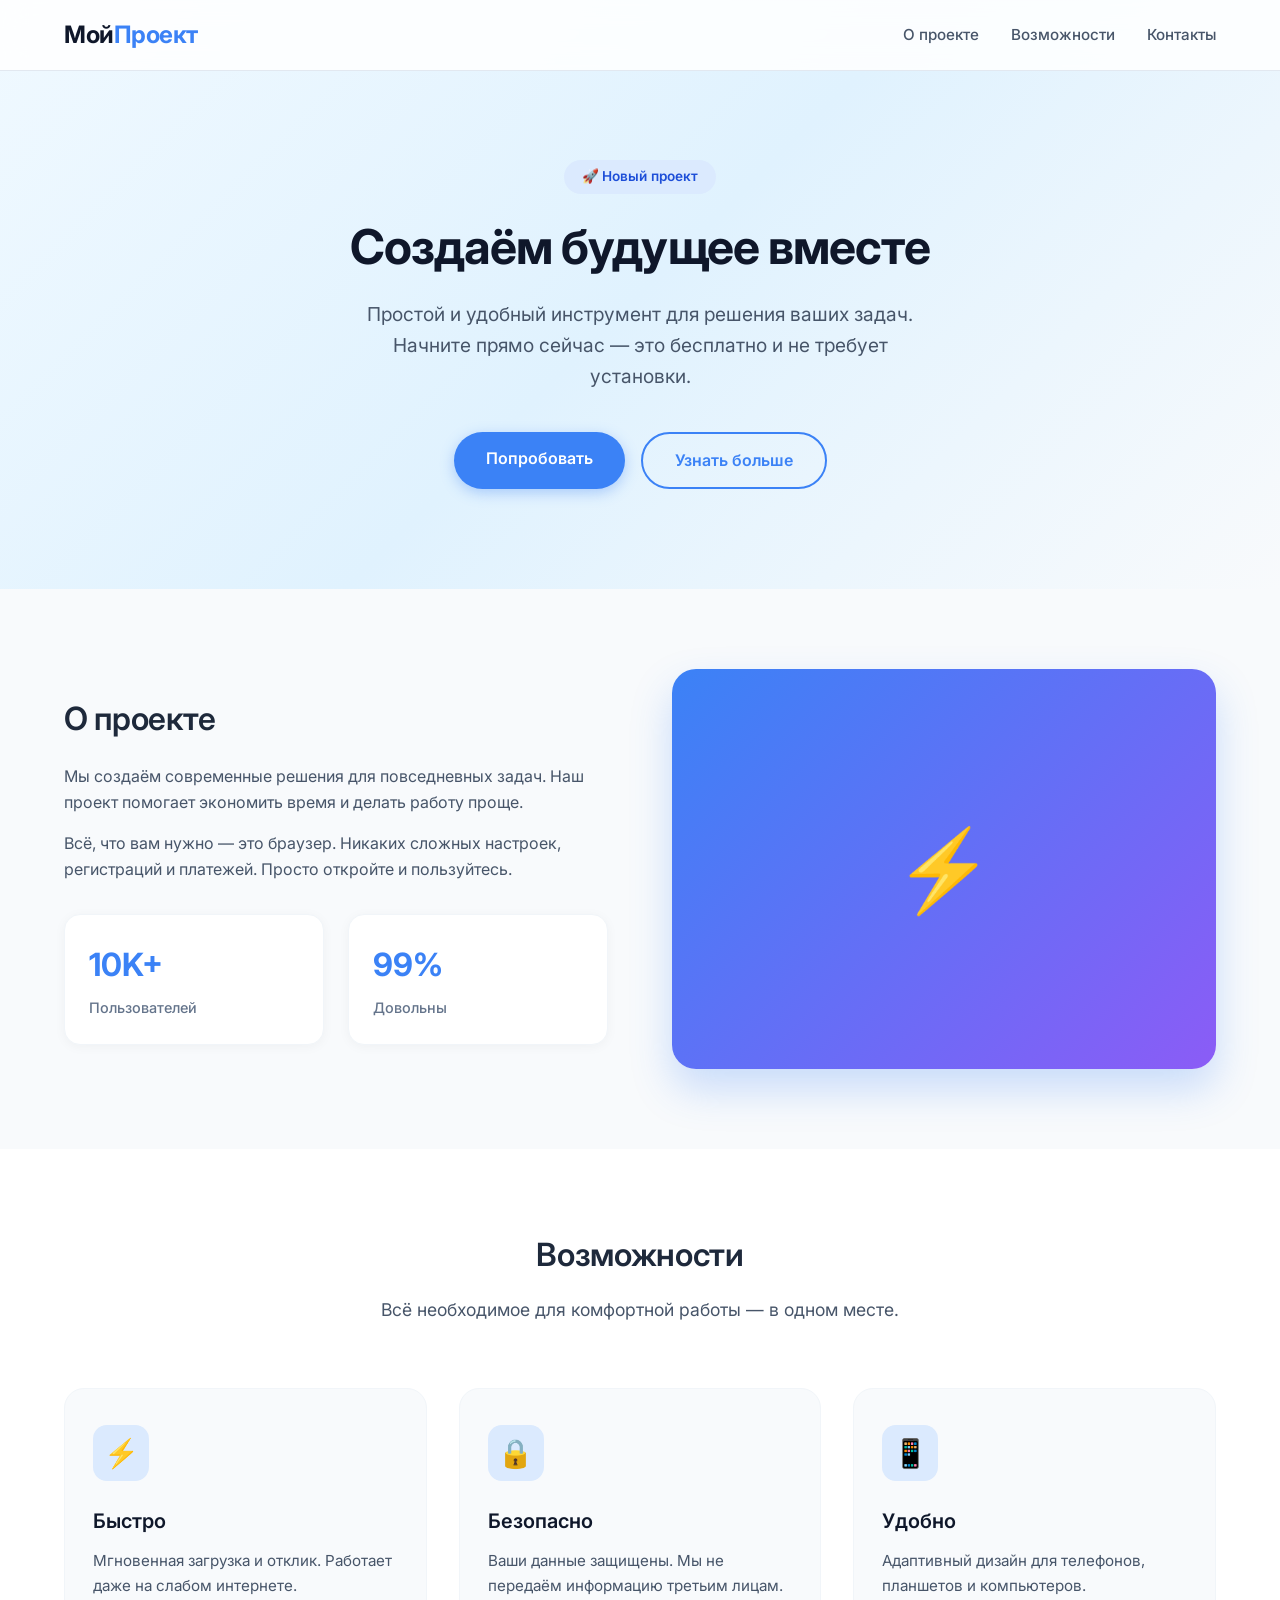
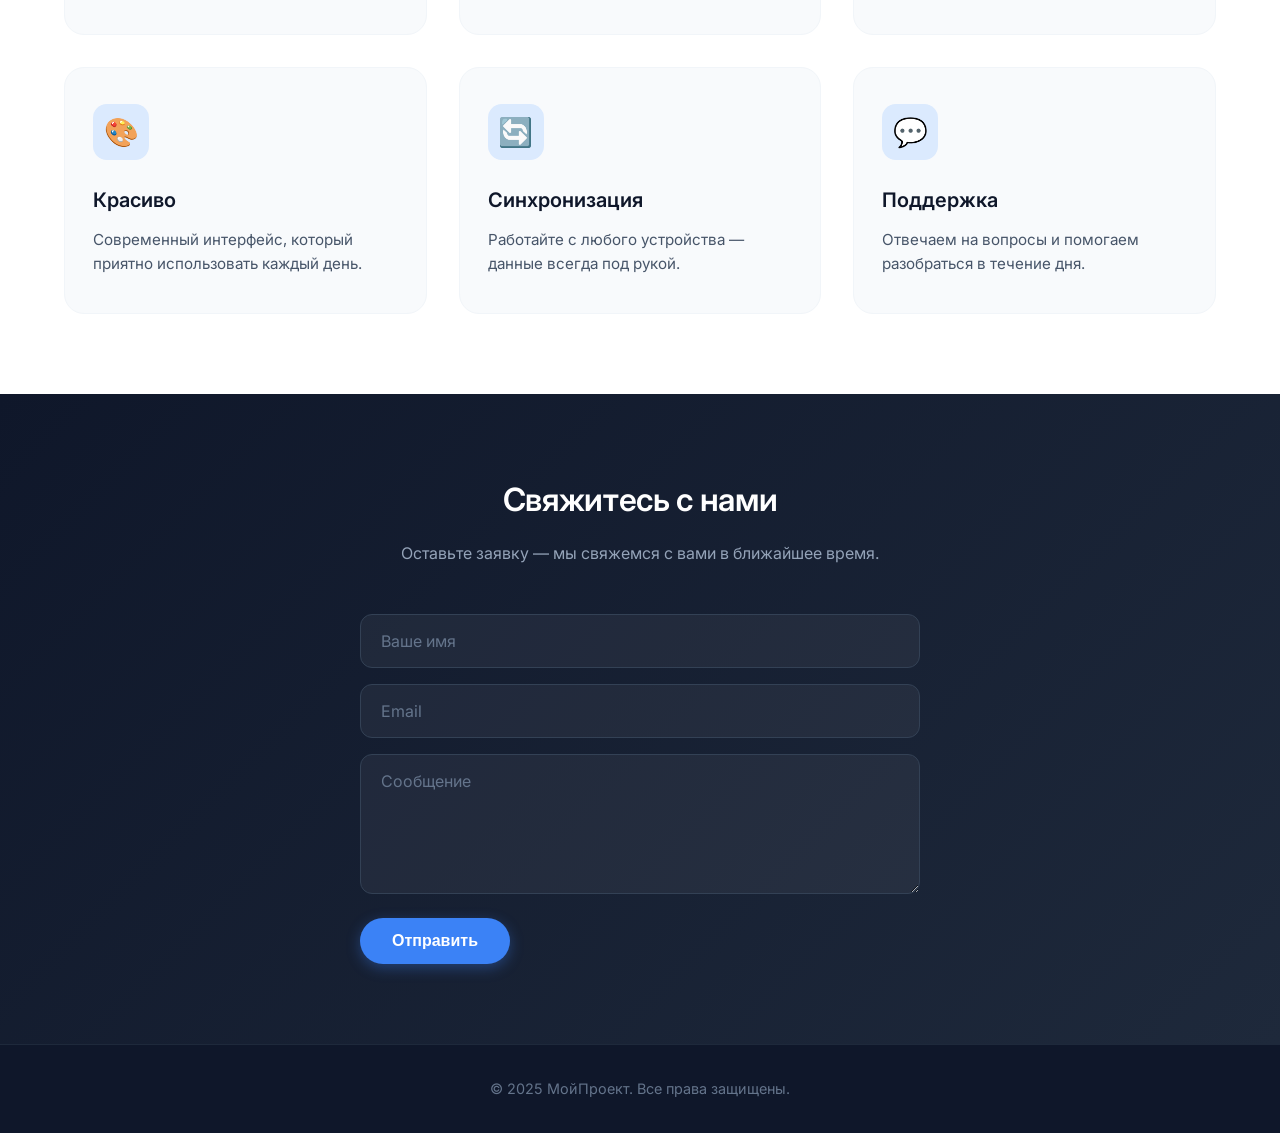
<file: index.html>
<!DOCTYPE html>
<html lang="ru">
<head>
    <meta charset="UTF-8">
    <meta name="viewport" content="width=device-width, initial-scale=1.0">
    <title>Мой проект — одностраничный сайт</title>

    <!-- Шрифт Inter -->
    <link rel="preconnect" href="https://fonts.googleapis.com">
    <link rel="preconnect" href="https://fonts.gstatic.com" crossorigin>
    <link href="https://fonts.googleapis.com/css2?family=Inter:opsz,wght@14..32,400;14..32,500;14..32,600;14..32,700&display=swap" rel="stylesheet">

    <!-- Подключение стилей -->
    <link rel="stylesheet" href="style.css">
</head>
<body>

    <!-- ===== ШАПКА ===== -->
    <header>
        <div class="container nav-container">
            <a href="#" class="logo">Мой<span>Проект</span></a>
            <nav>
                <ul>
                    <li><a href="#about">О проекте</a></li>
                    <li><a href="#features">Возможности</a></li>
                    <li><a href="#contacts">Контакты</a></li>
                </ul>
            </nav>
        </div>
    </header>

    <!-- ===== ГЕРОЙ ===== -->
    <section class="hero" id="hero">
        <div class="container">
            <div class="hero-content">
                <div class="hero-badge">🚀 Новый проект</div>
                <h1>Создаём будущее вместе</h1>
                <p>Простой и удобный инструмент для решения ваших задач. Начните прямо сейчас — это бесплатно и не требует установки.</p>
                <div class="hero-buttons">
                    <a href="#contacts" class="btn btn-primary">Попробовать</a>
                    <a href="#about" class="btn btn-outline">Узнать больше</a>
                </div>
            </div>
        </div>
    </section>

    <!-- ===== О ПРОЕКТЕ ===== -->
    <section id="about">
        <div class="container">
            <div class="about-grid">
                <div class="about-text">
                    <h2>О проекте</h2>
                    <p>Мы создаём современные решения для повседневных задач. Наш проект помогает экономить время и делать работу проще.</p>
                    <p>Всё, что вам нужно — это браузер. Никаких сложных настроек, регистраций и платежей. Просто откройте и пользуйтесь.</p>
                    <div class="about-stats">
                        <div class="stat-item">
                            <span class="stat-number">10K+</span>
                            <span class="stat-label">Пользователей</span>
                        </div>
                        <div class="stat-item">
                            <span class="stat-number">99%</span>
                            <span class="stat-label">Довольны</span>
                        </div>
                    </div>
                </div>
                <div class="about-image">⚡</div>
            </div>
        </div>
    </section>

    <!-- ===== ВОЗМОЖНОСТИ ===== -->
    <section class="features" id="features">
        <div class="container">
            <div class="features-header">
                <h2>Возможности</h2>
                <p>Всё необходимое для комфортной работы — в одном месте.</p>
            </div>
            <div class="features-grid">
                <div class="feature-card">
                    <div class="feature-icon">⚡</div>
                    <h3>Быстро</h3>
                    <p>Мгновенная загрузка и отклик. Работает даже на слабом интернете.</p>
                </div>
                <div class="feature-card">
                    <div class="feature-icon">🔒</div>
                    <h3>Безопасно</h3>
                    <p>Ваши данные защищены. Мы не передаём информацию третьим лицам.</p>
                </div>
                <div class="feature-card">
                    <div class="feature-icon">📱</div>
                    <h3>Удобно</h3>
                    <p>Адаптивный дизайн для телефонов, планшетов и компьютеров.</p>
                </div>
                <div class="feature-card">
                    <div class="feature-icon">🎨</div>
                    <h3>Красиво</h3>
                    <p>Современный интерфейс, который приятно использовать каждый день.</p>
                </div>
                <div class="feature-card">
                    <div class="feature-icon">🔄</div>
                    <h3>Синхронизация</h3>
                    <p>Работайте с любого устройства — данные всегда под рукой.</p>
                </div>
                <div class="feature-card">
                    <div class="feature-icon">💬</div>
                    <h3>Поддержка</h3>
                    <p>Отвечаем на вопросы и помогаем разобраться в течение дня.</p>
                </div>
            </div>
        </div>
    </section>

    <!-- ===== КОНТАКТЫ ===== -->
    <section class="contacts" id="contacts">
        <div class="container">
            <h2>Свяжитесь с нами</h2>
            <p>Оставьте заявку — мы свяжемся с вами в ближайшее время.</p>
            <form class="contact-form" action="#" method="POST">
                <input type="text" name="name" placeholder="Ваше имя" required>
                <input type="email" name="email" placeholder="Email" required>
                <textarea name="message" placeholder="Сообщение" required></textarea>
                <button type="submit" class="btn btn-primary">Отправить</button>
            </form>
        </div>
    </section>

    <!-- ===== ПОДВАЛ ===== -->
    <footer>
        <div class="container">
            <p>© 2025 МойПроект. Все права защищены.</p>
        </div>
    </footer>

    <!-- Подключение скриптов -->
    <script src="script.js"></script>
</body>
</html>
</file>
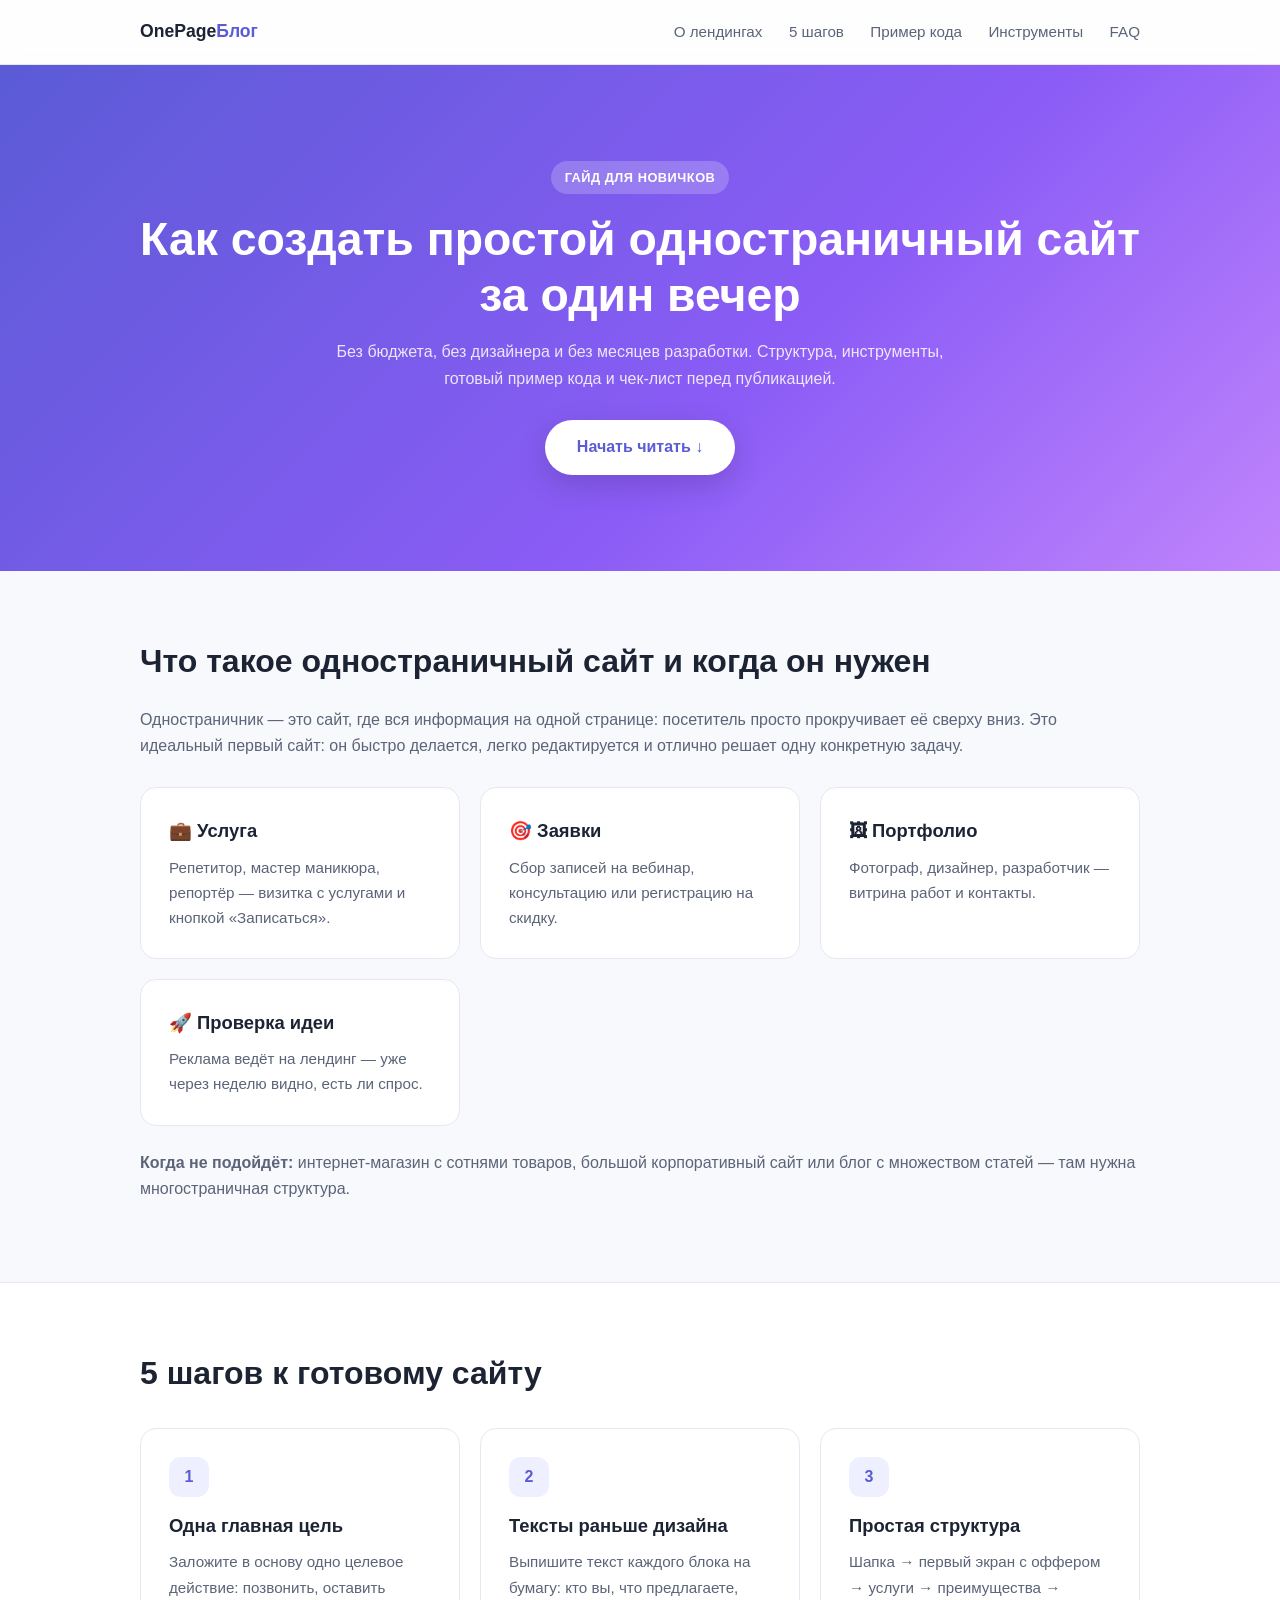
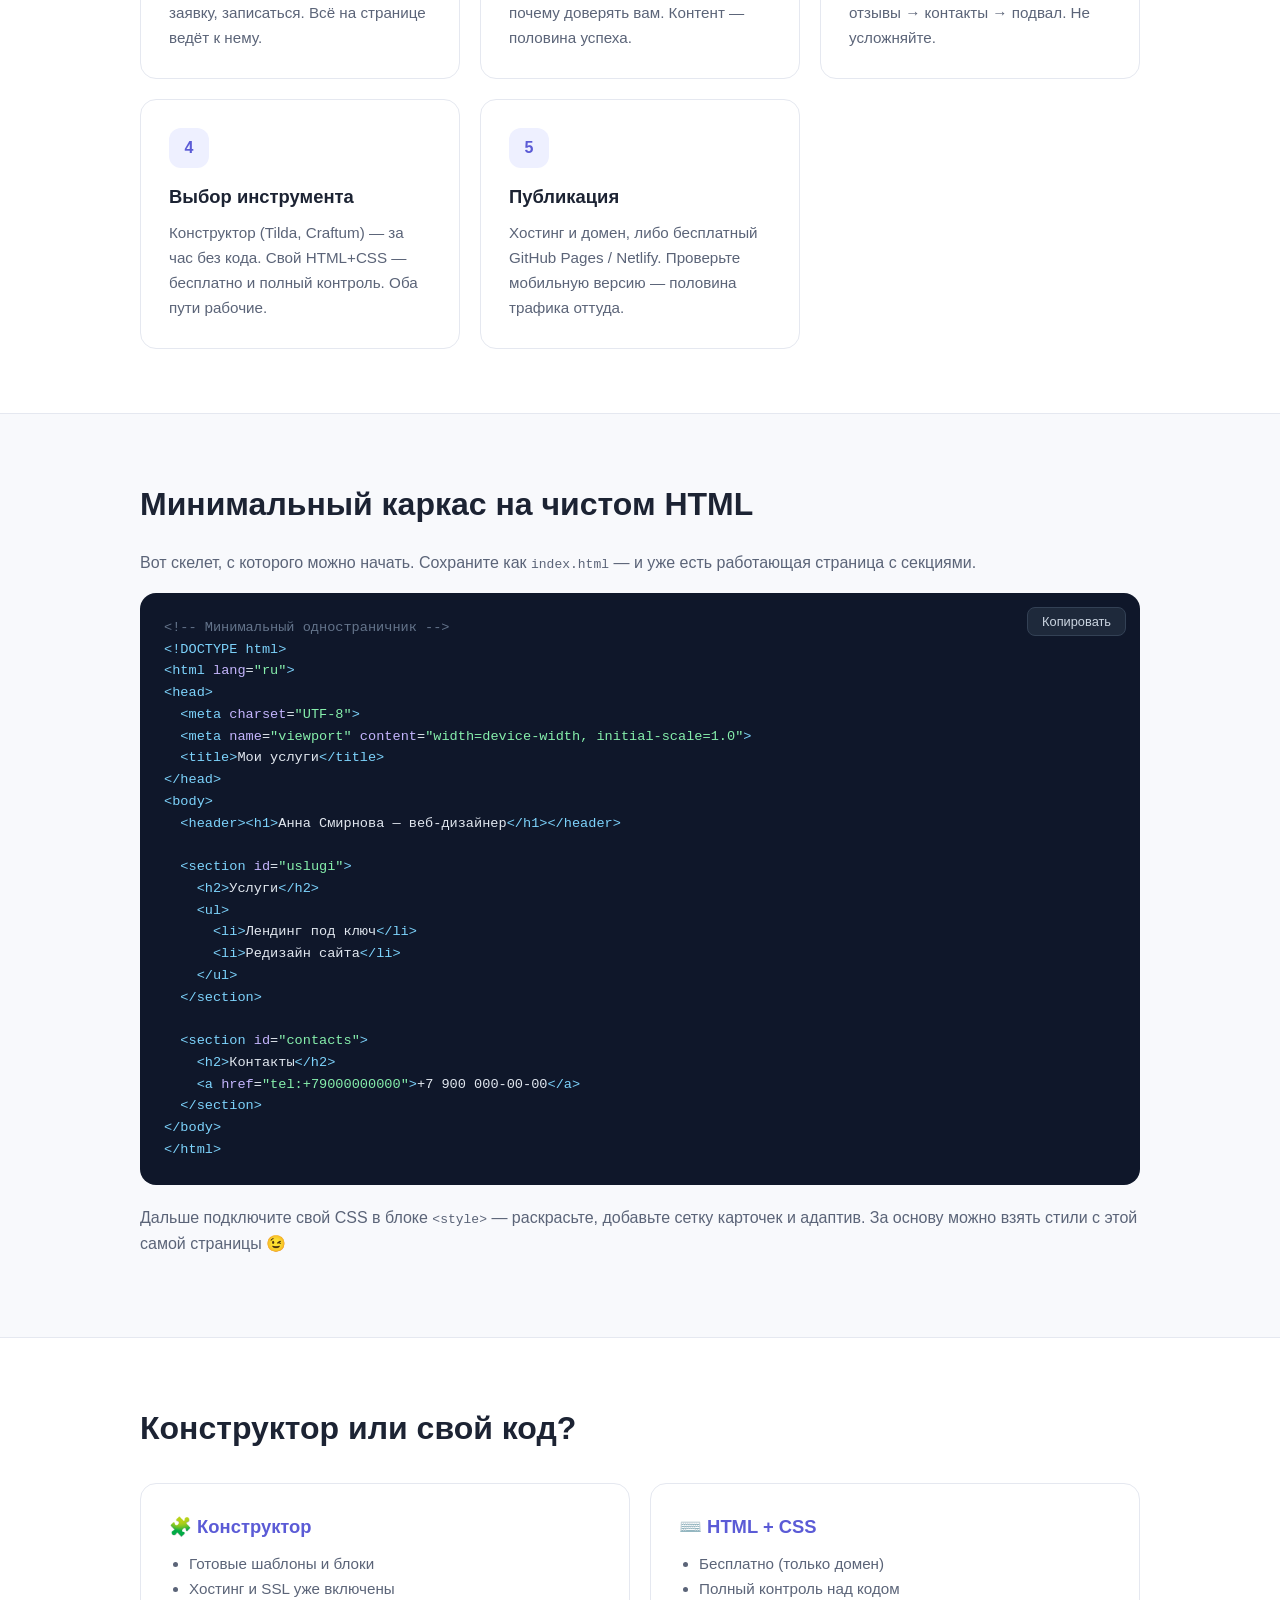
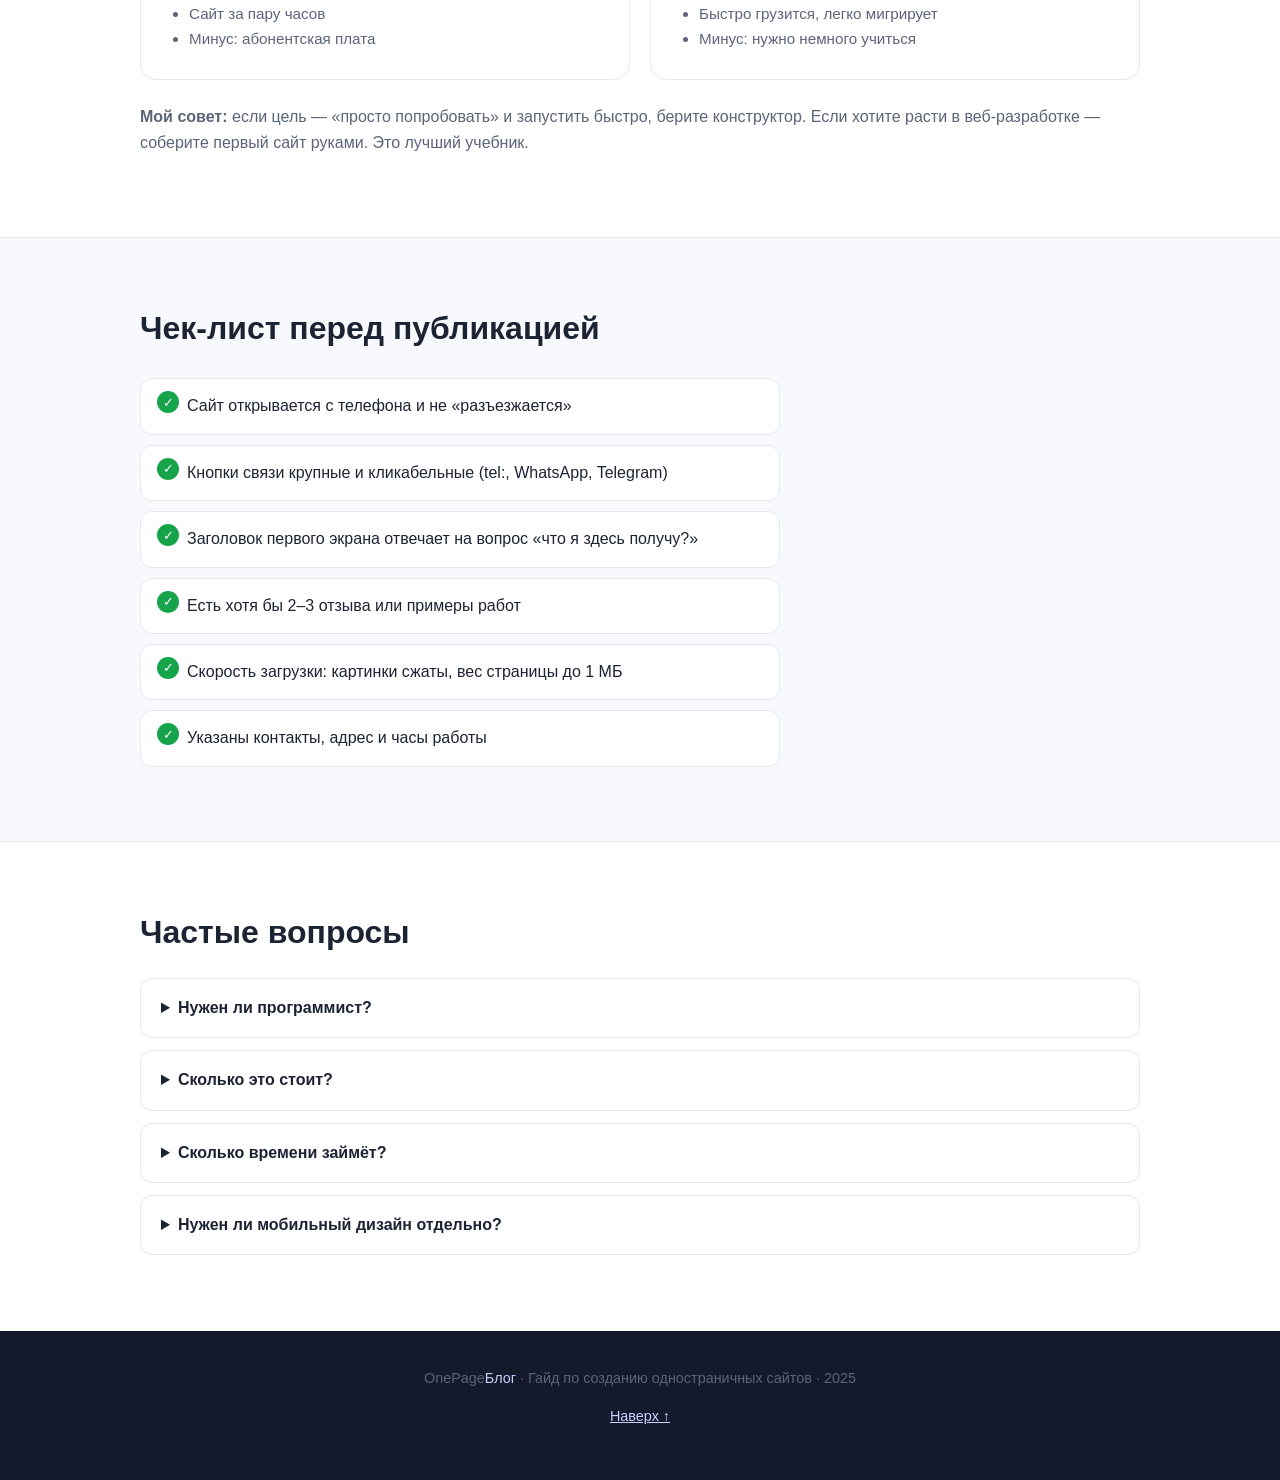
<file: 444.html>
<!DOCTYPE html>
<html lang="ru">
<head>
<meta charset="UTF-8">
<meta name="viewport" content="width=device-width, initial-scale=1.0">
<title>Как создать простой одностраничный сайт — блог для новичков</title>
<meta name="description" content="Пошаговое руководство: как сделать простой одностраничный сайт (лендинг) за один вечер — структура, инструменты, пример кода.">
<style>
  :root{
    --bg:#f8f9fc; --card:#ffffff; --ink:#1c2333; --muted:#5b6478;
    --accent:#5b5bd6; --accent2:#8b5cf6; --accent-soft:#eef0ff;
    --ok:#16a34a; --border:#e5e8f0; --radius:16px;
  }
  *{margin:0;padding:0;box-sizing:border-box}
  html{scroll-behavior:smooth}
  body{font-family:-apple-system,"Segoe UI",Roboto,Arial,sans-serif;background:var(--bg);color:var(--ink);line-height:1.65}
  .container{max-width:1040px;margin:0 auto;padding:0 20px}
  h2{font-size:clamp(1.5rem,3vw,2rem);margin-bottom:.6em}
  h3{font-size:1.15rem}
  p{margin-bottom:1em;color:var(--muted)}
  section{padding:64px 0}
  .badge{display:inline-block;background:var(--accent-soft);color:var(--accent);font-size:.8rem;font-weight:700;
    padding:6px 14px;border-radius:999px;letter-spacing:.04em;margin-bottom:18px;text-transform:uppercase}

  /* Шапка */
  .site-header{position:sticky;top:0;z-index:50;background:rgba(255,255,255,.85);backdrop-filter:blur(10px);border-bottom:1px solid var(--border)}
  .header-inner{display:flex;align-items:center;justify-content:space-between;height:64px}
  .logo{font-weight:800;font-size:1.1rem;color:var(--ink);text-decoration:none}
  .logo span{color:var(--accent)}
  nav a{color:var(--muted);text-decoration:none;margin-left:22px;font-size:.95rem}
  nav a:hover{color:var(--accent)}
  .burger{display:none;background:none;border:none;font-size:1.5rem;cursor:pointer;color:var(--ink)}

  /* Hero */
  .hero{background:linear-gradient(135deg,#5b5bd6 0%,#8b5cf6 60%,#c084fc 100%);color:#fff;text-align:center;padding:96px 0}
  .hero h1{font-size:clamp(1.8rem,4.5vw,2.9rem);line-height:1.2;margin-bottom:16px}
  .hero p{color:rgba(255,255,255,.85);max-width:640px;margin:0 auto 28px}
  .btn{display:inline-block;background:#fff;color:var(--accent);font-weight:700;padding:14px 32px;
    border-radius:999px;text-decoration:none;transition:transform .2s,box-shadow .2s;box-shadow:0 10px 30px rgba(0,0,0,.15)}
  .btn:hover{transform:translateY(-2px)}
  .btn-outline{display:inline-block;border:2px solid var(--accent);color:var(--accent);font-weight:600;
    padding:10px 26px;border-radius:999px;text-decoration:none;transition:.2s}
  .btn-outline:hover{background:var(--accent);color:#fff}

  /* Карточки */
  .grid{display:grid;grid-template-columns:repeat(auto-fit,minmax(280px,1fr));gap:20px}
  .card{background:var(--card);border:1px solid var(--border);border-radius:var(--radius);padding:28px;
    transition:transform .2s,box-shadow .2s}
  .card:hover{transform:translateY(-4px);box-shadow:0 12px 30px rgba(28,35,51,.08)}
  .card .num{display:inline-flex;align-items:center;justify-content:center;width:40px;height:40px;border-radius:12px;
    background:var(--accent-soft);color:var(--accent);font-weight:800;margin-bottom:14px}
  .card p{margin:0;font-size:.95rem}
  .card h3{margin-bottom:8px}

  /* Код */
  .code-wrap{background:#0f172a;border-radius:var(--radius);padding:24px;position:relative;overflow:auto}
  .code-wrap pre{color:#e2e8f0;font-family:ui-monospace,"Cascadia Code",Consolas,monospace;font-size:.85rem;line-height:1.6;white-space:pre}
  .code-wrap .tag{color:#7dd3fc}.code-wrap .attr{color:#c4b5fd}.code-wrap .str{color:#86efac}.code-wrap .com{color:#64748b}
  .copy-btn{position:absolute;top:14px;right:14px;background:#1e293b;color:#cbd5e1;border:1px solid #334155;
    border-radius:8px;padding:6px 14px;font-size:.8rem;cursor:pointer}
  .copy-btn:hover{background:#334155;color:#fff}

  /* Таблица-сравнение */
  .compare{display:grid;grid-template-columns:1fr 1fr;gap:20px}
  .compare .card h3{color:var(--accent)}
  .compare ul{padding-left:20px;color:var(--muted);font-size:.95rem}

  /* Чек-лист */
  .checklist{list-style:none;max-width:640px}
  .checklist li{background:var(--card);border:1px solid var(--border);border-radius:12px;padding:14px 18px 14px 46px;
    margin-bottom:10px;position:relative}
  .checklist li::before{content:"✓";position:absolute;left:16px;top:12px;width:22px;height:22px;border-radius:50%;
    background:var(--ok);color:#fff;font-size:.8rem;display:flex;align-items:center;justify-content:center}

  /* FAQ */
  details{background:var(--card);border:1px solid var(--border);border-radius:12px;margin-bottom:12px;padding:16px 20px}
  summary{font-weight:700;cursor:pointer}
  details p{margin:12px 0 0}

  /* Footer */
  footer{background:#141a2b;color:#94a3b8;text-align:center;padding:36px 0;font-size:.9rem}
  footer a{color:#c7d2fe}

  /* Анимация появления */
  .reveal{opacity:0;transform:translateY(24px);transition:.6s ease}
  .reveal.visible{opacity:1;transform:none}

  @media(max-width:720px){
    .burger{display:block}
    nav{position:absolute;top:64px;left:0;right:0;background:#fff;flex-direction:column;padding:12px 20px 20px;
      display:none;border-bottom:1px solid var(--border)}
    nav.open{display:flex}
    nav a{display:block;margin:10px 0}
    .compare{grid-template-columns:1fr}
    section{padding:48px 0}
  }
</style>
</head>
<body id="top">

<header class="site-header">
  <div class="container header-inner">
    <a class="logo" href="#top">OnePage<span>Блог</span></a>
    <button class="burger" id="burger" aria-label="Меню">☰</button>
    <nav id="nav">
      <a href="#about">О лендингах</a>
      <a href="#steps">5 шагов</a>
      <a href="#code">Пример кода</a>
      <a href="#tools">Инструменты</a>
      <a href="#faq">FAQ</a>
    </nav>
  </div>
</header>

<main>
  <!-- Первый экран -->
  <section class="hero">
    <div class="container">
      <span class="badge" style="background:rgba(255,255,255,.2);color:#fff">Гайд для новичков</span>
      <h1>Как создать простой одностраничный сайт<br>за один вечер</h1>
      <p>Без бюджета, без дизайнера и без месяцев разработки. Структура, инструменты, готовый пример кода и чек-лист перед публикацией.</p>
      <a href="#steps" class="btn">Начать читать ↓</a>
    </div>
  </section>

  <!-- Что это такое -->
  <section id="about">
    <div class="container reveal">
      <h2>Что такое одностраничный сайт и когда он нужен</h2>
      <p>Одностраничник — это сайт, где вся информация на одной странице: посетитель просто прокручивает её сверху вниз. Это идеальный первый сайт: он быстро делается, легко редактируется и отлично решает одну конкретную задачу.</p>
      <div class="grid" style="margin-top:28px">
        <div class="card"><h3>💼 Услуга</h3><p>Репетитор, мастер маникюра, репортёр — визитка с услугами и кнопкой «Записаться».</p></div>
        <div class="card"><h3>🎯 Заявки</h3><p>Сбор записей на вебинар, консультацию или регистрацию на скидку.</p></div>
        <div class="card"><h3>🖼 Портфолио</h3><p>Фотограф, дизайнер, разработчик — витрина работ и контакты.</p></div>
        <div class="card"><h3>🚀 Проверка идеи</h3><p>Реклама ведёт на лендинг — уже через неделю видно, есть ли спрос.</p></div>
      </div>
      <p style="margin-top:24px"><strong>Когда не подойдёт:</strong> интернет-магазин с сотнями товаров, большой корпоративный сайт или блог с множеством статей — там нужна многостраничная структура.</p>
    </div>
  </section>

  <!-- Шаги -->
  <section id="steps" style="background:#fff;border-top:1px solid var(--border);border-bottom:1px solid var(--border)">
    <div class="container reveal">
      <h2>5 шагов к готовому сайту</h2>
      <div class="grid" style="margin-top:28px">
        <div class="card"><span class="num">1</span><h3>Одна главная цель</h3><p>Заложите в основу одно целевое действие: позвонить, оставить заявку, записаться. Всё на странице ведёт к нему.</p></div>
        <div class="card"><span class="num">2</span><h3>Тексты раньше дизайна</h3><p>Выпишите текст каждого блока на бумагу: кто вы, что предлагаете, почему доверять вам. Контент — половина успеха.</p></div>
        <div class="card"><span class="num">3</span><h3>Простая структура</h3><p>Шапка → первый экран с оффером → услуги → преимущества → отзывы → контакты → подвал. Не усложняйте.</p></div>
        <div class="card"><span class="num">4</span><h3>Выбор инструмента</h3><p>Конструктор (Tilda, Craftum) — за час без кода. Свой HTML+CSS — бесплатно и полный контроль. Оба пути рабочие.</p></div>
        <div class="card"><span class="num">5</span><h3>Публикация</h3><p>Хостинг и домен, либо бесплатный GitHub Pages / Netlify. Проверьте мобильную версию — половина трафика оттуда.</p></div>
      </div>
    </div>
  </section>

  <!-- Пример кода -->
  <section id="code">
    <div class="container reveal">
      <h2>Минимальный каркас на чистом HTML</h2>
      <p>Вот скелет, с которого можно начать. Сохраните как <code>index.html</code> — и уже есть работающая страница с секциями.</p>
      <div class="code-wrap">
        <button class="copy-btn" id="copyBtn">Копировать</button>
<pre id="codeSample"><span class="com">&lt;!-- Минимальный одностраничник --&gt;</span>
<span class="tag">&lt;!DOCTYPE html&gt;</span>
<span class="tag">&lt;html</span> <span class="attr">lang</span>=<span class="str">"ru"</span><span class="tag">&gt;</span>
<span class="tag">&lt;head&gt;</span>
  <span class="tag">&lt;meta</span> <span class="attr">charset</span>=<span class="str">"UTF-8"</span><span class="tag">&gt;</span>
  <span class="tag">&lt;meta</span> <span class="attr">name</span>=<span class="str">"viewport"</span> <span class="attr">content</span>=<span class="str">"width=device-width, initial-scale=1.0"</span><span class="tag">&gt;</span>
  <span class="tag">&lt;title&gt;</span>Мои услуги<span class="tag">&lt;/title&gt;</span>
<span class="tag">&lt;/head&gt;</span>
<span class="tag">&lt;body&gt;</span>
  <span class="tag">&lt;header&gt;&lt;h1&gt;</span>Анна Смирнова — веб-дизайнер<span class="tag">&lt;/h1&gt;&lt;/header&gt;</span>

  <span class="tag">&lt;section</span> <span class="attr">id</span>=<span class="str">"uslugi"</span><span class="tag">&gt;</span>
    <span class="tag">&lt;h2&gt;</span>Услуги<span class="tag">&lt;/h2&gt;</span>
    <span class="tag">&lt;ul&gt;</span>
      <span class="tag">&lt;li&gt;</span>Лендинг под ключ<span class="tag">&lt;/li&gt;</span>
      <span class="tag">&lt;li&gt;</span>Редизайн сайта<span class="tag">&lt;/li&gt;</span>
    <span class="tag">&lt;/ul&gt;</span>
  <span class="tag">&lt;/section&gt;</span>

  <span class="tag">&lt;section</span> <span class="attr">id</span>=<span class="str">"contacts"</span><span class="tag">&gt;</span>
    <span class="tag">&lt;h2&gt;</span>Контакты<span class="tag">&lt;/h2&gt;</span>
    <span class="tag">&lt;a</span> <span class="attr">href</span>=<span class="str">"tel:+79000000000"</span><span class="tag">&gt;</span>+7 900 000-00-00<span class="tag">&lt;/a&gt;</span>
  <span class="tag">&lt;/section&gt;</span>
<span class="tag">&lt;/body&gt;</span>
<span class="tag">&lt;/html&gt;</span></pre>
      </div>
      <p style="margin-top:20px">Дальше подключите свой CSS в блоке <code>&lt;style&gt;</code> — раскрасьте, добавьте сетку карточек и адаптив. За основу можно взять стили с этой самой страницы 😉</p>
    </div>
  </section>

  <!-- Сравнение путей -->
  <section id="tools" style="background:#fff;border-top:1px solid var(--border);border-bottom:1px solid var(--border)">
    <div class="container reveal">
      <h2>Конструктор или свой код?</h2>
      <div class="compare" style="margin-top:28px">
        <div class="card">
          <h3>🧩 Конструктор</h3>
          <ul>
            <li>Готовые шаблоны и блоки</li>
            <li>Хостинг и SSL уже включены</li>
            <li>Сайт за пару часов</li>
            <li>Минус: абонентская плата</li>
          </ul>
        </div>
        <div class="card">
          <h3>⌨️ HTML + CSS</h3>
          <ul>
            <li>Бесплатно (только домен)</li>
            <li>Полный контроль над кодом</li>
            <li>Быстро грузится, легко мигрирует</li>
            <li>Минус: нужно немного учиться</li>
          </ul>
        </div>
      </div>
      <p style="margin-top:24px"><strong>Мой совет:</strong> если цель — «просто попробовать» и запустить быстро, берите конструктор. Если хотите расти в веб-разработке — соберите первый сайт руками. Это лучший учебник.</p>
    </div>
  </section>

  <!-- Чек-лист -->
  <section id="checklist">
    <div class="container reveal">
      <h2>Чек-лист перед публикацией</h2>
      <ul class="checklist" style="margin-top:24px">
        <li>Сайт открывается с телефона и не «разъезжается»</li>
        <li>Кнопки связи крупные и кликабельные (tel:, WhatsApp, Telegram)</li>
        <li>Заголовок первого экрана отвечает на вопрос «что я здесь получу?»</li>
        <li>Есть хотя бы 2–3 отзыва или примеры работ</li>
        <li>Скорость загрузки: картинки сжаты, вес страницы до 1 МБ</li>
        <li>Указаны контакты, адрес и часы работы</li>
      </ul>
    </div>
  </section>

  <!-- FAQ -->
  <section id="faq" style="background:#fff;border-top:1px solid var(--border)">
    <div class="container reveal">
      <h2>Частые вопросы</h2>
      <details><summary>Нужен ли программист?</summary><p>Нет. Простой одностраничник реально собрать самому: на конструкторе — вообще без кода, а каркас из примера выше под силу новичку за вечер.</p></details>
      <details><summary>Сколько это стоит?</summary><p>От 0 ₽: бесплатный хостинг (GitHub Pages, Netlify) + платный домен около 200–400 ₽/год. Конструкторы — примерно от 150 ₽/мес.</p></details>
      <details><summary>Сколько времени займёт?</summary><p>На конструкторе с шаблоном — 2–4 часа. Свой код с нуля — 1–2 вечера, включая правки текстов.</p></details>
      <details><summary>Нужен ли мобильный дизайн отдельно?</summary><p>Отдельная версия не нужна — достаточно адаптивной вёрстки: медиазапросы в CSS сами подстроят страницу под экран телефона.</p></details>
    </div>
  </section>
</main>

<footer>
  <div class="container">
    <p>OnePage<span style="color:#c7d2fe">Блог</span> · Гайд по созданию одностраничных сайтов · 2025</p>
    <p><a href="#top">Наверх ↑</a></p>
  </div>
</footer>

<script>
  // Мобильное меню
  const burger = document.getElementById('burger');
  const nav = document.getElementById('nav');
  burger.addEventListener('click', () => nav.classList.toggle('open'));
  nav.querySelectorAll('a').forEach(a => a.addEventListener('click', () => nav.classList.remove('open')));

  // Кнопка «Копировать» у примера кода
  const copyBtn = document.getElementById('copyBtn');
  copyBtn.addEventListener('click', () => {
    const text = document.getElementById('codeSample').textContent;
    navigator.clipboard.writeText(text).then(() => {
      copyBtn.textContent = 'Скопировано ✓';
      setTimeout(() => copyBtn.textContent = 'Копировать', 2000);
    });
  });

  // Плавное появление блоков при скролле
  const observer = new IntersectionObserver(entries => {
    entries.forEach(e => { if (e.isIntersecting) e.target.classList.add('visible'); });
  }, { threshold: 0.1 });
  document.querySelectorAll('.reveal').forEach(el => observer.observe(el));
</script>
</body>
</html>
</file>
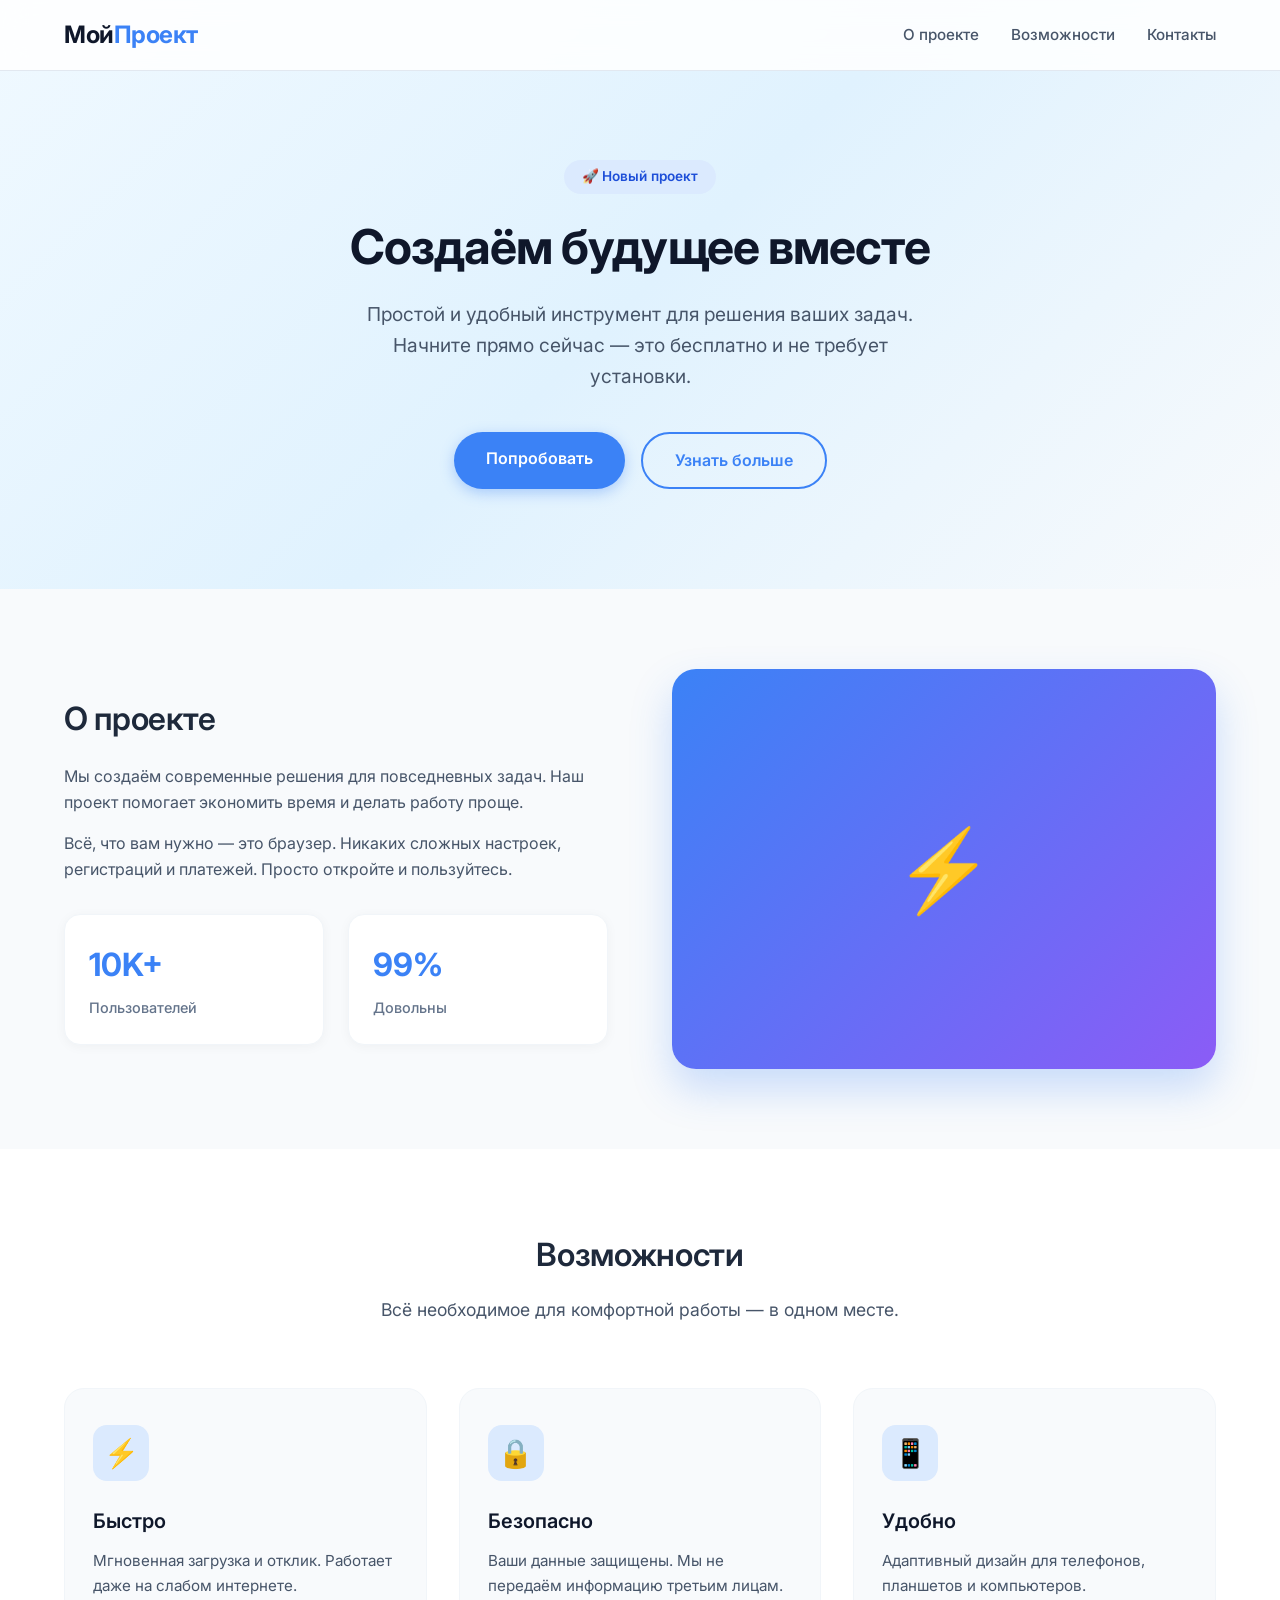
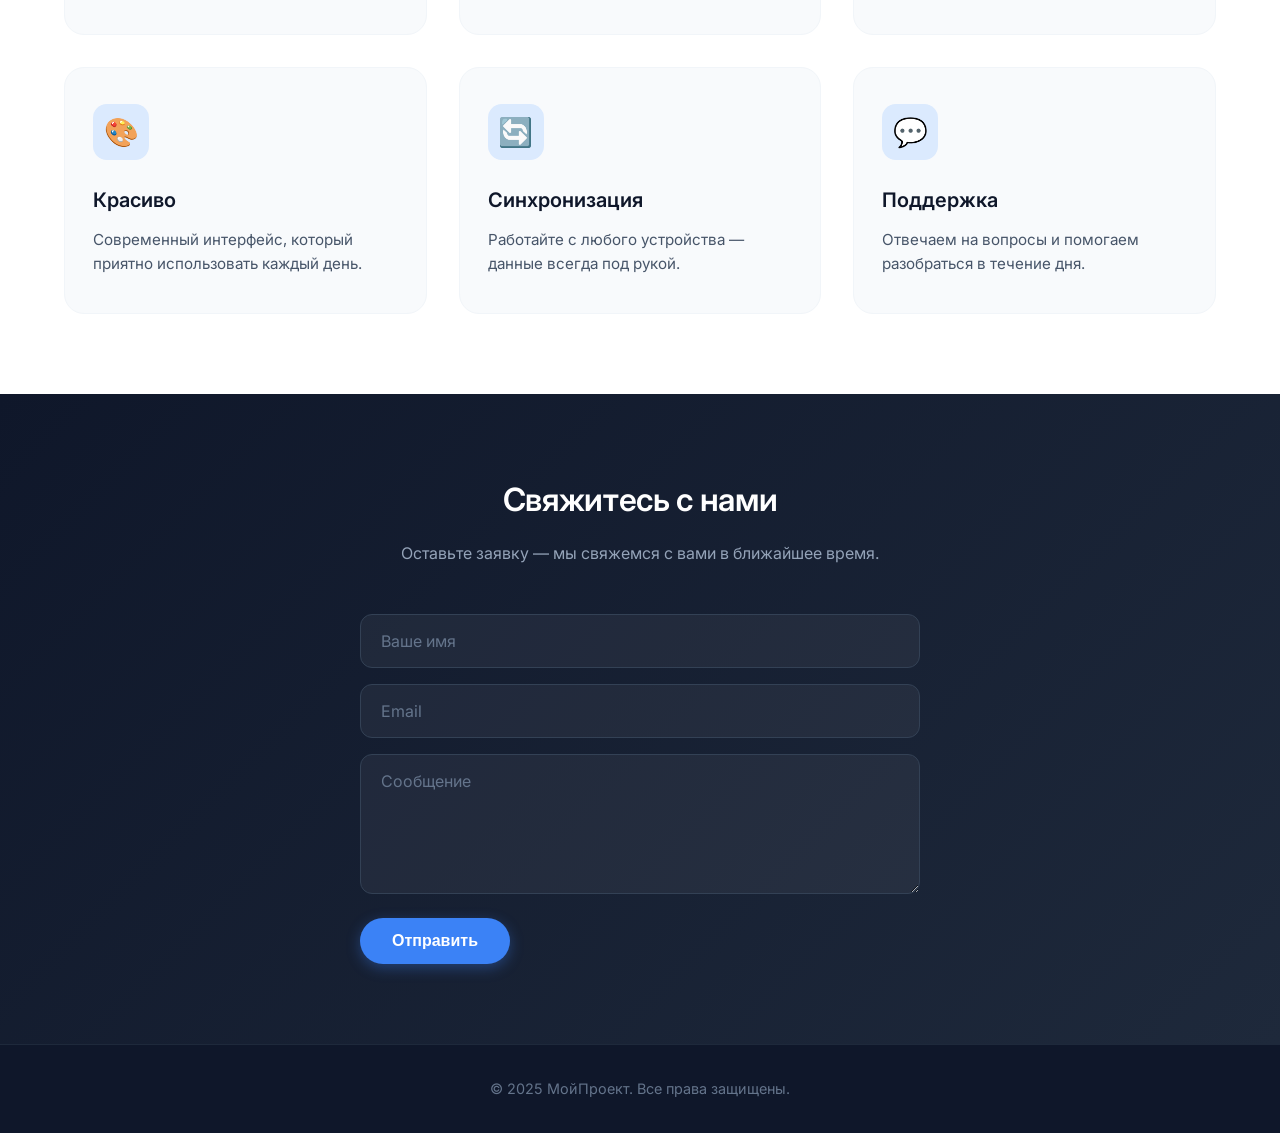
<file: одностраничный сайт.html>
<!DOCTYPE html>
<html lang="ru">
<head>
    <meta charset="UTF-8">
    <meta name="viewport" content="width=device-width, initial-scale=1.0">
    <title>Мой проект — одностраничный сайт</title>
    <!-- Подключение шрифта Inter через Google Fonts -->
    <link rel="preconnect" href="https://fonts.googleapis.com">
    <link rel="preconnect" href="https://fonts.gstatic.com" crossorigin>
    <link href="https://fonts.googleapis.com/css2?family=Inter:opsz,wght@14..32,400;14..32,500;14..32,600;14..32,700&display=swap" rel="stylesheet">
    <style>
        /* ----- Сброс и базовые стили ----- */
        * {
            margin: 0;
            padding: 0;
            box-sizing: border-box;
        }

        body {
            font-family: 'Inter', -apple-system, BlinkMacSystemFont, 'Segoe UI', Roboto, sans-serif;
            line-height: 1.6;
            color: #1e293b;
            background-color: #f8fafc;
        }

        /* Плавная прокрутка для якорных ссылок */
        html {
            scroll-behavior: smooth;
        }

        /* Общие контейнеры */
        .container {
            max-width: 1200px;
            margin: 0 auto;
            padding: 0 24px;
        }

        /* Секции */
        section {
            padding: 80px 0;
        }

        /* Заголовки */
        h1 {
            font-size: 3rem;
            font-weight: 700;
            line-height: 1.2;
            letter-spacing: -0.02em;
        }

        h2 {
            font-size: 2rem;
            font-weight: 600;
            letter-spacing: -0.01em;
            margin-bottom: 16px;
        }

        h3 {
            font-size: 1.25rem;
            font-weight: 600;
            margin-bottom: 12px;
        }

        p {
            color: #475569;
        }

        /* Кнопки */
        .btn {
            display: inline-block;
            padding: 14px 32px;
            border-radius: 50px;
            font-weight: 600;
            font-size: 1rem;
            text-decoration: none;
            transition: all 0.2s ease;
            cursor: pointer;
            border: none;
        }

        .btn-primary {
            background-color: #3b82f6;
            color: #ffffff;
            box-shadow: 0 4px 14px rgba(59, 130, 246, 0.35);
        }

        .btn-primary:hover {
            background-color: #2563eb;
            transform: translateY(-2px);
            box-shadow: 0 6px 20px rgba(59, 130, 246, 0.45);
        }

        .btn-outline {
            background-color: transparent;
            color: #3b82f6;
            border: 2px solid #3b82f6;
        }

        .btn-outline:hover {
            background-color: #eff6ff;
            transform: translateY(-2px);
        }

        /* ----- Шапка / Навигация ----- */
        header {
            position: fixed;
            top: 0;
            left: 0;
            width: 100%;
            background-color: rgba(255, 255, 255, 0.85);
            backdrop-filter: blur(12px);
            -webkit-backdrop-filter: blur(12px);
            border-bottom: 1px solid #e2e8f0;
            z-index: 1000;
            padding: 16px 0;
        }

        .nav-container {
            display: flex;
            justify-content: space-between;
            align-items: center;
        }

        .logo {
            font-size: 1.5rem;
            font-weight: 700;
            color: #0f172a;
            text-decoration: none;
            letter-spacing: -0.02em;
        }

        .logo span {
            color: #3b82f6;
        }

        nav ul {
            display: flex;
            list-style: none;
            gap: 32px;
        }

        nav a {
            text-decoration: none;
            color: #475569;
            font-weight: 500;
            transition: color 0.2s;
            font-size: 0.95rem;
        }

        nav a:hover {
            color: #3b82f6;
        }

        /* ----- Герой (Hero) ----- */
        .hero {
            padding: 160px 0 100px;
            background: linear-gradient(135deg, #f0f9ff 0%, #e0f2fe 50%, #f8fafc 100%);
            position: relative;
            overflow: hidden;
        }

        .hero-content {
            max-width: 720px;
            margin: 0 auto;
            text-align: center;
        }

        .hero-badge {
            display: inline-block;
            background-color: #dbeafe;
            color: #1d4ed8;
            padding: 6px 18px;
            border-radius: 50px;
            font-size: 0.85rem;
            font-weight: 600;
            margin-bottom: 24px;
            letter-spacing: 0.01em;
        }

        .hero h1 {
            margin-bottom: 24px;
            color: #0f172a;
        }

        .hero p {
            font-size: 1.2rem;
            margin-bottom: 40px;
            color: #475569;
            max-width: 600px;
            margin-left: auto;
            margin-right: auto;
        }

        .hero-buttons {
            display: flex;
            gap: 16px;
            justify-content: center;
            flex-wrap: wrap;
        }

        /* ----- О проекте ----- */
        .about-grid {
            display: grid;
            grid-template-columns: 1fr 1fr;
            gap: 64px;
            align-items: center;
        }

        .about-text h2 {
            margin-bottom: 20px;
        }

        .about-text p {
            margin-bottom: 16px;
        }

        .about-stats {
            display: grid;
            grid-template-columns: 1fr 1fr;
            gap: 24px;
            margin-top: 32px;
        }

        .stat-item {
            background-color: #ffffff;
            padding: 24px;
            border-radius: 16px;
            box-shadow: 0 2px 12px rgba(0, 0, 0, 0.04);
            border: 1px solid #f1f5f9;
        }

        .stat-number {
            font-size: 2rem;
            font-weight: 700;
            color: #3b82f6;
            display: block;
            margin-bottom: 4px;
        }

        .stat-label {
            font-size: 0.9rem;
            color: #64748b;
            font-weight: 500;
        }

        .about-image {
            background: linear-gradient(135deg, #3b82f6, #8b5cf6);
            border-radius: 24px;
            height: 400px;
            display: flex;
            align-items: center;
            justify-content: center;
            color: #ffffff;
            font-size: 5rem;
            box-shadow: 0 20px 40px rgba(59, 130, 246, 0.25);
        }

        /* ----- Возможности ----- */
        .features {
            background-color: #ffffff;
        }

        .features-header {
            text-align: center;
            max-width: 640px;
            margin: 0 auto 64px;
        }

        .features-header p {
            font-size: 1.1rem;
            margin-top: 12px;
        }

        .features-grid {
            display: grid;
            grid-template-columns: repeat(3, 1fr);
            gap: 32px;
        }

        .feature-card {
            background-color: #f8fafc;
            padding: 36px 28px;
            border-radius: 20px;
            border: 1px solid #f1f5f9;
            transition: all 0.25s ease;
        }

        .feature-card:hover {
            transform: translateY(-6px);
            box-shadow: 0 16px 32px rgba(0, 0, 0, 0.06);
            border-color: #dbeafe;
        }

        .feature-icon {
            width: 56px;
            height: 56px;
            background-color: #dbeafe;
            border-radius: 14px;
            display: flex;
            align-items: center;
            justify-content: center;
            font-size: 1.75rem;
            margin-bottom: 24px;
        }

        .feature-card h3 {
            color: #0f172a;
        }

        .feature-card p {
            font-size: 0.95rem;
        }

        /* ----- Контакты ----- */
        .contacts {
            background: linear-gradient(135deg, #0f172a 0%, #1e293b 100%);
            color: #ffffff;
        }

        .contacts h2 {
            color: #ffffff;
            text-align: center;
        }

        .contacts > .container > p {
            color: #94a3b8;
            text-align: center;
            max-width: 500px;
            margin: 0 auto 48px;
        }

        .contact-form {
            max-width: 560px;
            margin: 0 auto;
            display: grid;
            gap: 16px;
        }

        .contact-form input,
        .contact-form textarea {
            width: 100%;
            padding: 16px 20px;
            border-radius: 12px;
            border: 1px solid #334155;
            background-color: rgba(255, 255, 255, 0.05);
            color: #ffffff;
            font-family: inherit;
            font-size: 1rem;
            transition: border-color 0.2s;
            outline: none;
        }

        .contact-form input:focus,
        .contact-form textarea:focus {
            border-color: #3b82f6;
            background-color: rgba(255, 255, 255, 0.08);
        }

        .contact-form input::placeholder,
        .contact-form textarea::placeholder {
            color: #64748b;
        }

        .contact-form textarea {
            resize: vertical;
            min-height: 140px;
        }

        .contact-form .btn {
            justify-self: start;
            margin-top: 8px;
        }

        .contact-form .btn-primary {
            background-color: #3b82f6;
        }

        .contact-form .btn-primary:hover {
            background-color: #2563eb;
        }

        /* ----- Подвал ----- */
        footer {
            background-color: #0f172a;
            padding: 32px 0;
            text-align: center;
            border-top: 1px solid #1e293b;
        }

        footer p {
            color: #64748b;
            font-size: 0.9rem;
        }

        /* ----- Адаптивность ----- */
        @media (max-width: 900px) {
            .about-grid {
                grid-template-columns: 1fr;
                gap: 40px;
            }

            .about-image {
                height: 280px;
                font-size: 4rem;
            }

            .features-grid {
                grid-template-columns: 1fr 1fr;
            }
        }

        @media (max-width: 640px) {
            h1 {
                font-size: 2.2rem;
            }

            h2 {
                font-size: 1.6rem;
            }

            .hero {
                padding: 130px 0 70px;
            }

            .hero p {
                font-size: 1.05rem;
            }

            .hero-buttons {
                flex-direction: column;
                align-items: center;
            }

            .hero-buttons .btn {
                width: 100%;
                max-width: 280px;
                text-align: center;
            }

            .features-grid {
                grid-template-columns: 1fr;
            }

            .about-stats {
                grid-template-columns: 1fr 1fr;
            }

            nav ul {
                gap: 20px;
            }

            nav a {
                font-size: 0.85rem;
            }

            section {
                padding: 60px 0;
            }

            .contact-form .btn {
                width: 100%;
                text-align: center;
            }
        }

        @media (max-width: 480px) {
            .nav-container {
                flex-direction: column;
                gap: 12px;
            }

            nav ul {
                gap: 16px;
            }

            .logo {
                font-size: 1.3rem;
            }
        }
    </style>
</head>
<body>

    <!-- ===== ШАПКА ===== -->
    <header>
        <div class="container nav-container">
            <a href="#" class="logo">Мой<span>Проект</span></a>
            <nav>
                <ul>
                    <li><a href="#about">О проекте</a></li>
                    <li><a href="#features">Возможности</a></li>
                    <li><a href="#contacts">Контакты</a></li>
                </ul>
            </nav>
        </div>
    </header>

    <!-- ===== ГЕРОЙ ===== -->
    <section class="hero" id="hero">
        <div class="container">
            <div class="hero-content">
                <div class="hero-badge">🚀 Новый проект</div>
                <h1>Создаём будущее вместе</h1>
                <p>Простой и удобный инструмент для решения ваших задач. Начните прямо сейчас — это бесплатно и не требует установки.</p>
                <div class="hero-buttons">
                    <a href="#contacts" class="btn btn-primary">Попробовать</a>
                    <a href="#about" class="btn btn-outline">Узнать больше</a>
                </div>
            </div>
        </div>
    </section>

    <!-- ===== О ПРОЕКТЕ ===== -->
    <section id="about">
        <div class="container">
            <div class="about-grid">
                <div class="about-text">
                    <h2>О проекте</h2>
                    <p>Мы создаём современные решения для повседневных задач. Наш проект помогает экономить время и делать работу проще.</p>
                    <p>Всё, что вам нужно — это браузер. Никаких сложных настроек, регистраций и платежей. Просто откройте и пользуйтесь.</p>
                    <div class="about-stats">
                        <div class="stat-item">
                            <span class="stat-number">10K+</span>
                            <span class="stat-label">Пользователей</span>
                        </div>
                        <div class="stat-item">
                            <span class="stat-number">99%</span>
                            <span class="stat-label">Довольны</span>
                        </div>
                    </div>
                </div>
                <div class="about-image">
                    ⚡
                </div>
            </div>
        </div>
    </section>

    <!-- ===== ВОЗМОЖНОСТИ ===== -->
    <section class="features" id="features">
        <div class="container">
            <div class="features-header">
                <h2>Возможности</h2>
                <p>Всё необходимое для комфортной работы — в одном месте.</p>
            </div>
            <div class="features-grid">
                <div class="feature-card">
                    <div class="feature-icon">⚡</div>
                    <h3>Быстро</h3>
                    <p>Мгновенная загрузка и отклик. Работает даже на слабом интернете.</p>
                </div>
                <div class="feature-card">
                    <div class="feature-icon">🔒</div>
                    <h3>Безопасно</h3>
                    <p>Ваши данные защищены. Мы не передаём информацию третьим лицам.</p>
                </div>
                <div class="feature-card">
                    <div class="feature-icon">📱</div>
                    <h3>Удобно</h3>
                    <p>Адаптивный дизайн для телефонов, планшетов и компьютеров.</p>
                </div>
                <div class="feature-card">
                    <div class="feature-icon">🎨</div>
                    <h3>Красиво</h3>
                    <p>Современный интерфейс, который приятно использовать каждый день.</p>
                </div>
                <div class="feature-card">
                    <div class="feature-icon">🔄</div>
                    <h3>Синхронизация</h3>
                    <p>Работайте с любого устройства — данные всегда под рукой.</p>
                </div>
                <div class="feature-card">
                    <div class="feature-icon">💬</div>
                    <h3>Поддержка</h3>
                    <p>Отвечаем на вопросы и помогаем разобраться в течение дня.</p>
                </div>
            </div>
        </div>
    </section>

    <!-- ===== КОНТАКТЫ ===== -->
    <section class="contacts" id="contacts">
        <div class="container">
            <h2>Свяжитесь с нами</h2>
            <p>Оставьте заявку — мы свяжемся с вами в ближайшее время.</p>
            <form class="contact-form" action="#" method="POST">
                <input type="text" name="name" placeholder="Ваше имя" required>
                <input type="email" name="email" placeholder="Email" required>
                <textarea name="message" placeholder="Сообщение" required></textarea>
                <button type="submit" class="btn btn-primary">Отправить</button>
            </form>
        </div>
    </section>

    <!-- ===== ПОДВАЛ ===== -->
    <footer>
        <div class="container">
            <p>© 2025 МойПроект. Все права защищены.</p>
        </div>
    </footer>

    <!-- Небольшой скрипт для обработки формы (демо) -->
    <script>
        document.querySelector('.contact-form').addEventListener('submit', function(e) {
            e.preventDefault();
            alert('Спасибо! Ваше сообщение отправлено (демо).');
            this.reset();
        });

        // Плавное появление секций при скролле (очень простое)
        const sections = document.querySelectorAll('section');
        const observer = new IntersectionObserver((entries) => {
            entries.forEach(entry => {
                if (entry.isIntersecting) {
                    entry.target.style.opacity = '1';
                    entry.target.style.transform = 'translateY(0)';
                }
            });
        }, { threshold: 0.1 });

        sections.forEach(section => {
            section.style.opacity = '0';
            section.style.transform = 'translateY(20px)';
            section.style.transition = 'opacity 0.6s ease, transform 0.6s ease';
            observer.observe(section);
        });
    </script>

</body>
</html>
</file>
<file: style.css>
/* ============================================================
   СБРОС И БАЗОВЫЕ СТИЛИ
   ============================================================ */
* {
    margin: 0;
    padding: 0;
    box-sizing: border-box;
}

html {
    scroll-behavior: smooth; /* плавная прокрутка по якорям */
}

body {
    font-family: 'Inter', -apple-system, BlinkMacSystemFont, 'Segoe UI', Roboto, sans-serif;
    line-height: 1.6;
    color: #1e293b;
    background-color: #f8fafc;
}

.container {
    max-width: 1200px;
    margin: 0 auto;
    padding: 0 24px;
}

section {
    padding: 80px 0;
}

h1 {
    font-size: 3rem;
    font-weight: 700;
    line-height: 1.2;
    letter-spacing: -0.02em;
}

h2 {
    font-size: 2rem;
    font-weight: 600;
    letter-spacing: -0.01em;
    margin-bottom: 16px;
}

h3 {
    font-size: 1.25rem;
    font-weight: 600;
    margin-bottom: 12px;
}

p {
    color: #475569;
}

/* ============================================================
   КНОПКИ
   ============================================================ */
.btn {
    display: inline-block;
    padding: 14px 32px;
    border-radius: 50px;
    font-weight: 600;
    font-size: 1rem;
    text-decoration: none;
    transition: all 0.2s ease;
    cursor: pointer;
    border: none;
}

.btn-primary {
    background-color: #3b82f6;
    color: #ffffff;
    box-shadow: 0 4px 14px rgba(59, 130, 246, 0.35);
}

.btn-primary:hover {
    background-color: #2563eb;
    transform: translateY(-2px);
    box-shadow: 0 6px 20px rgba(59, 130, 246, 0.45);
}

.btn-outline {
    background-color: transparent;
    color: #3b82f6;
    border: 2px solid #3b82f6;
}

.btn-outline:hover {
    background-color: #eff6ff;
    transform: translateY(-2px);
}

/* ============================================================
   ШАПКА / НАВИГАЦИЯ
   ============================================================ */
header {
    position: fixed;
    top: 0;
    left: 0;
    width: 100%;
    background-color: rgba(255, 255, 255, 0.85);
    backdrop-filter: blur(12px);
    -webkit-backdrop-filter: blur(12px);
    border-bottom: 1px solid #e2e8f0;
    z-index: 1000;
    padding: 16px 0;
}

.nav-container {
    display: flex;
    justify-content: space-between;
    align-items: center;
}

.logo {
    font-size: 1.5rem;
    font-weight: 700;
    color: #0f172a;
    text-decoration: none;
    letter-spacing: -0.02em;
}

.logo span {
    color: #3b82f6;
}

nav ul {
    display: flex;
    list-style: none;
    gap: 32px;
}

nav a {
    text-decoration: none;
    color: #475569;
    font-weight: 500;
    transition: color 0.2s;
    font-size: 0.95rem;
}

nav a:hover {
    color: #3b82f6;
}

/* ============================================================
   ГЕРОЙ (HERO)
   ============================================================ */
.hero {
    padding: 160px 0 100px;
    background: linear-gradient(135deg, #f0f9ff 0%, #e0f2fe 50%, #f8fafc 100%);
    position: relative;
    overflow: hidden;
}

.hero-content {
    max-width: 720px;
    margin: 0 auto;
    text-align: center;
}

.hero-badge {
    display: inline-block;
    background-color: #dbeafe;
    color: #1d4ed8;
    padding: 6px 18px;
    border-radius: 50px;
    font-size: 0.85rem;
    font-weight: 600;
    margin-bottom: 24px;
    letter-spacing: 0.01em;
}

.hero h1 {
    margin-bottom: 24px;
    color: #0f172a;
}

.hero p {
    font-size: 1.2rem;
    margin-bottom: 40px;
    color: #475569;
    max-width: 600px;
    margin-left: auto;
    margin-right: auto;
}

.hero-buttons {
    display: flex;
    gap: 16px;
    justify-content: center;
    flex-wrap: wrap;
}

/* ============================================================
   О ПРОЕКТЕ
   ============================================================ */
.about-grid {
    display: grid;
    grid-template-columns: 1fr 1fr;
    gap: 64px;
    align-items: center;
}

.about-text h2 {
    margin-bottom: 20px;
}

.about-text p {
    margin-bottom: 16px;
}

.about-stats {
    display: grid;
    grid-template-columns: 1fr 1fr;
    gap: 24px;
    margin-top: 32px;
}

.stat-item {
    background-color: #ffffff;
    padding: 24px;
    border-radius: 16px;
    box-shadow: 0 2px 12px rgba(0, 0, 0, 0.04);
    border: 1px solid #f1f5f9;
}

.stat-number {
    font-size: 2rem;
    font-weight: 700;
    color: #3b82f6;
    display: block;
    margin-bottom: 4px;
}

.stat-label {
    font-size: 0.9rem;
    color: #64748b;
    font-weight: 500;
}

.about-image {
    background: linear-gradient(135deg, #3b82f6, #8b5cf6);
    border-radius: 24px;
    height: 400px;
    display: flex;
    align-items: center;
    justify-content: center;
    color: #ffffff;
    font-size: 5rem;
    box-shadow: 0 20px 40px rgba(59, 130, 246, 0.25);
}

/* ============================================================
   ВОЗМОЖНОСТИ
   ============================================================ */
.features {
    background-color: #ffffff;
}

.features-header {
    text-align: center;
    max-width: 640px;
    margin: 0 auto 64px;
}

.features-header p {
    font-size: 1.1rem;
    margin-top: 12px;
}

.features-grid {
    display: grid;
    grid-template-columns: repeat(3, 1fr);
    gap: 32px;
}

.feature-card {
    background-color: #f8fafc;
    padding: 36px 28px;
    border-radius: 20px;
    border: 1px solid #f1f5f9;
    transition: all 0.25s ease;
}

.feature-card:hover {
    transform: translateY(-6px);
    box-shadow: 0 16px 32px rgba(0, 0, 0, 0.06);
    border-color: #dbeafe;
}

.feature-icon {
    width: 56px;
    height: 56px;
    background-color: #dbeafe;
    border-radius: 14px;
    display: flex;
    align-items: center;
    justify-content: center;
    font-size: 1.75rem;
    margin-bottom: 24px;
}

.feature-card h3 {
    color: #0f172a;
}

.feature-card p {
    font-size: 0.95rem;
}

/* ============================================================
   КОНТАКТЫ
   ============================================================ */
.contacts {
    background: linear-gradient(135deg, #0f172a 0%, #1e293b 100%);
    color: #ffffff;
}

.contacts h2 {
    color: #ffffff;
    text-align: center;
}

.contacts > .container > p {
    color: #94a3b8;
    text-align: center;
    max-width: 500px;
    margin: 0 auto 48px;
}

.contact-form {
    max-width: 560px;
    margin: 0 auto;
    display: grid;
    gap: 16px;
}

.contact-form input,
.contact-form textarea {
    width: 100%;
    padding: 16px 20px;
    border-radius: 12px;
    border: 1px solid #334155;
    background-color: rgba(255, 255, 255, 0.05);
    color: #ffffff;
    font-family: inherit;
    font-size: 1rem;
    transition: border-color 0.2s;
    outline: none;
}

.contact-form input:focus,
.contact-form textarea:focus {
    border-color: #3b82f6;
    background-color: rgba(255, 255, 255, 0.08);
}

.contact-form input::placeholder,
.contact-form textarea::placeholder {
    color: #64748b;
}

.contact-form textarea {
    resize: vertical;
    min-height: 140px;
}

.contact-form .btn {
    justify-self: start;
    margin-top: 8px;
}

/* ============================================================
   ПОДВАЛ
   ============================================================ */
footer {
    background-color: #0f172a;
    padding: 32px 0;
    text-align: center;
    border-top: 1px solid #1e293b;
}

footer p {
    color: #64748b;
    font-size: 0.9rem;
}

/* ============================================================
   АНИМАЦИЯ ПОЯВЛЕНИЯ СЕКЦИЙ (класс добавляет JS)
   ============================================================ */
.section-hidden {
    opacity: 0;
    transform: translateY(20px);
    transition: opacity 0.6s ease, transform 0.6s ease;
}

.section-visible {
    opacity: 1;
    transform: translateY(0);
}

/* ============================================================
   АДАПТИВНОСТЬ
   ============================================================ */
@media (max-width: 900px) {
    .about-grid {
        grid-template-columns: 1fr;
        gap: 40px;
    }

    .about-image {
        height: 280px;
        font-size: 4rem;
    }

    .features-grid {
        grid-template-columns: 1fr 1fr;
    }
}

@media (max-width: 640px) {
    h1 {
        font-size: 2.2rem;
    }

    h2 {
        font-size: 1.6rem;
    }

    .hero {
        padding: 130px 0 70px;
    }

    .hero p {
        font-size: 1.05rem;
    }

    .hero-buttons {
        flex-direction: column;
        align-items: center;
    }

    .hero-buttons .btn {
        width: 100%;
        max-width: 280px;
        text-align: center;
    }

    .features-grid {
        grid-template-columns: 1fr;
    }

    .about-stats {
        grid-template-columns: 1fr 1fr;
    }

    nav ul {
        gap: 20px;
    }

    nav a {
        font-size: 0.85rem;
    }

    section {
        padding: 60px 0;
    }

    .contact-form .btn {
        width: 100%;
        text-align: center;
    }
}

@media (max-width: 480px) {
    .nav-container {
        flex-direction: column;
        gap: 12px;
    }

    nav ul {
        gap: 16px;
    }

    .logo {
        font-size: 1.3rem;
    }
}
</file>
